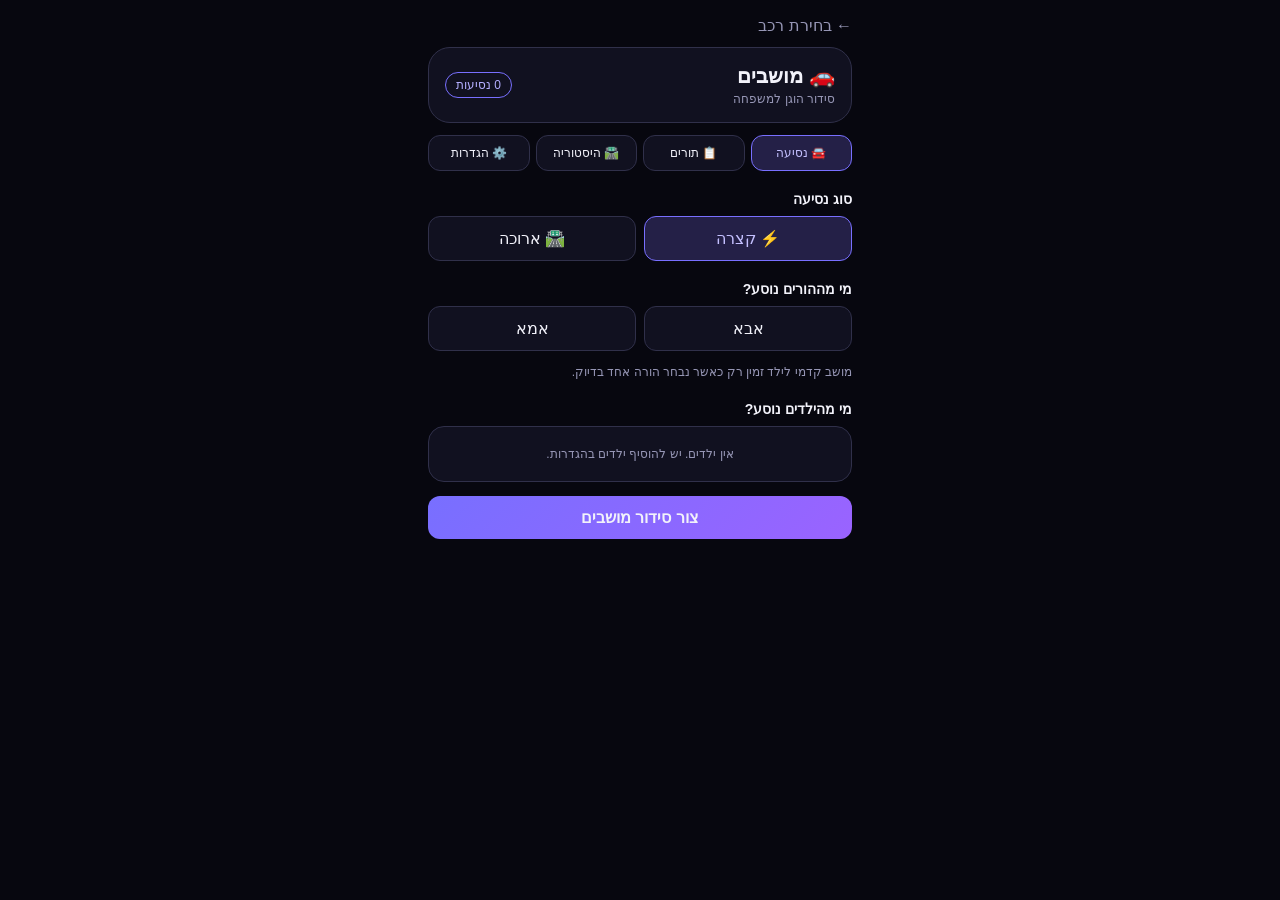
<file: index.html>
<!DOCTYPE html>
<html lang="he" dir="rtl">
  <head>
    <meta charset="UTF-8" />
    <meta
      name="viewport"
      content="width=device-width, initial-scale=1.0, viewport-fit=cover"
    />
    <meta name="theme-color" content="#07070f" />
    <meta name="apple-mobile-web-app-capable" content="yes" />
    <meta
      name="apple-mobile-web-app-status-bar-style"
      content="black-translucent"
    />
    <meta name="apple-mobile-web-app-title" content="מושבים" />
    <meta
      name="description"
      content="ניהול הוגן של מושבי ילדים ברכב"
    />

    <script src="local-dev.js"></script>
    <script src="theme.js"></script>
    <link rel="manifest" href="manifest.json" />
    <link rel="apple-touch-icon" href="icons/icon-192.png" />
    <link rel="stylesheet" href="styles.css" />

    <title>מושבים ברכב</title>
  </head>

  <body>
    <main class="app">
      <a class="top-link" href="home.html?choose=1">← בחירת רכב</a>

      <header class="header">
        <div>
          <h1>🚗 מושבים</h1>
          <p>סידור הוגן למשפחה</p>
        </div>

        <span id="tripCounter" class="badge">0 נסיעות</span>
      </header>

      <nav class="nav" aria-label="ניווט ראשי">
        <button class="nav-btn active" data-tab="trip">🚘 נסיעה</button>
        <button class="nav-btn" data-tab="queue">📋 תורים</button>
        <button class="nav-btn" data-tab="history">🛣️ היסטוריה</button>
        <button class="nav-btn" data-tab="settings">⚙️ הגדרות</button>
      </nav>

      <section id="tab-trip" class="tab">
        <div id="setupView">
          <div id="installBanner"></div>

          <h2>סוג נסיעה</h2>
          <div class="grid two">
            <button
              id="shortBtn"
              class="choice selected"
              data-trip-type="short"
            >
              ⚡ קצרה
            </button>

            <button
              id="longBtn"
              class="choice"
              data-trip-type="long"
            >
              🛣️ ארוכה
            </button>
          </div>

          <h2>מי מההורים נוסע?</h2>
          <div id="parentsGrid" class="grid two"></div>
          <p class="hint">
            מושב קדמי לילד זמין רק כאשר נבחר הורה אחד בדיוק.
          </p>

          <h2>מי מהילדים נוסע?</h2>
          <div id="childrenList" class="card"></div>

          <button id="generateBtn" class="primary">
            צור סידור מושבים
          </button>
        </div>

        <div id="assignmentView" hidden>
          <div id="assignmentMessage" class="success"></div>

          <div class="car">
            <div class="car-row">
              <span>קדמי</span>
              <button class="seat driver" disabled>נהג</button>
              <button class="seat" data-seat="front">+</button>
            </div>

            <div class="car-row">
              <span>אמצע</span>
              <button class="seat" data-seat="mid1">+</button>
              <button class="seat" data-seat="mid2">+</button>
              <button class="seat" data-seat="mid3">+</button>
            </div>

            <div class="car-row">
              <span>אחורי</span>
              <button class="seat" data-seat="back1">+</button>
              <button class="seat" data-seat="back2">+</button>
            </div>
          </div>

          <div class="actions">
            <button id="editTripBtn" class="secondary">
              חזור לעריכה
            </button>
            <button id="saveTripBtn" class="primary">
              שמור נסיעה
            </button>
          </div>
        </div>
      </section>

      <section id="tab-queue" class="tab" hidden>
        <h2>תור לכיסא הקדמי</h2>
        <div class="grid two">
          <div>
            <h3>קצרות</h3>
            <div id="q-front-short" class="card"></div>
          </div>

          <div>
            <h3>ארוכות</h3>
            <div id="q-front-long" class="card"></div>
          </div>
        </div>

        <h2>תור לשורה האחורית</h2>
        <div class="grid two">
          <div>
            <h3>קצרות</h3>
            <div id="q-back-short" class="card"></div>
          </div>

          <div>
            <h3>ארוכות</h3>
            <div id="q-back-long" class="card"></div>
          </div>
        </div>
      </section>

      <section id="tab-history" class="tab" hidden>
        <div id="stats" class="stats"></div>

        <h2>נסיעות אחרונות</h2>
        <div id="historyList" class="card"></div>
      </section>

      <section id="tab-settings" class="tab" hidden>
        <h2>תצוגה</h2>
        <div id="themeSettings" class="card form-card"></div>

        <h2>שמות הורים</h2>
        <div class="card form-card">
          <label>
            הורה 1
            <input id="parent0" maxlength="40" />
          </label>

          <label>
            הורה 2
            <input id="parent1" maxlength="40" />
          </label>
        </div>

        <h2>ילדים</h2>
        <div id="childrenSettings" class="card"></div>

        <div class="card form-card">
          <label>
            שם ילד/ה
            <input id="newChildName" maxlength="40" />
          </label>

          <label>
            מגדר
            <select id="newChildGender">
              <option value="m">👦 בן</option>
              <option value="f">👧 בת</option>
            </select>
          </label>

          <button id="addChildBtn" class="primary">
            הוסף ילד/ה
          </button>
        </div>

        <h2>גיבוי ותחזוקה</h2>
        <div class="card form-card">
          <button id="exportBtn" class="secondary">
            ייצוא גיבוי
          </button>

          <label class="file-label">
            ייבוא גיבוי
            <input
              id="importInput"
              type="file"
              accept="application/json"
            />
          </label>

          <button id="clearHistoryBtn" class="danger">
            נקה היסטוריה
          </button>
        </div>

        <p class="privacy">
          הנתונים נשמרים במכשיר בלבד. מומלץ לייצא גיבוי מדי פעם.
        </p>
      </section>
    </main>

    <dialog id="assignDialog">
      <form method="dialog">
        <h2 id="assignTitle">בחר ילד/ה</h2>
        <div id="assignOptions"></div>

        <button id="clearSeatBtn" type="button" class="danger">
          הסר מהמושב
        </button>
        <button class="secondary">ביטול</button>
      </form>
    </dialog>

    <dialog id="fixedDialog">
      <form method="dialog">
        <h2 id="fixedTitle">מושב קבוע</h2>
        <div id="fixedOptions" class="grid two"></div>

        <button id="removeFixedBtn" type="button" class="danger">
          הסר מושב קבוע
        </button>
        <button class="secondary">ביטול</button>
      </form>
    </dialog>

    <script src="supabase-config.js" defer></script>
    <script src="install-analytics.js" defer></script>
    <script src="vehicle-router.js" defer></script>
    <script src="app.js" defer></script>
  </body>
</html>
</file>
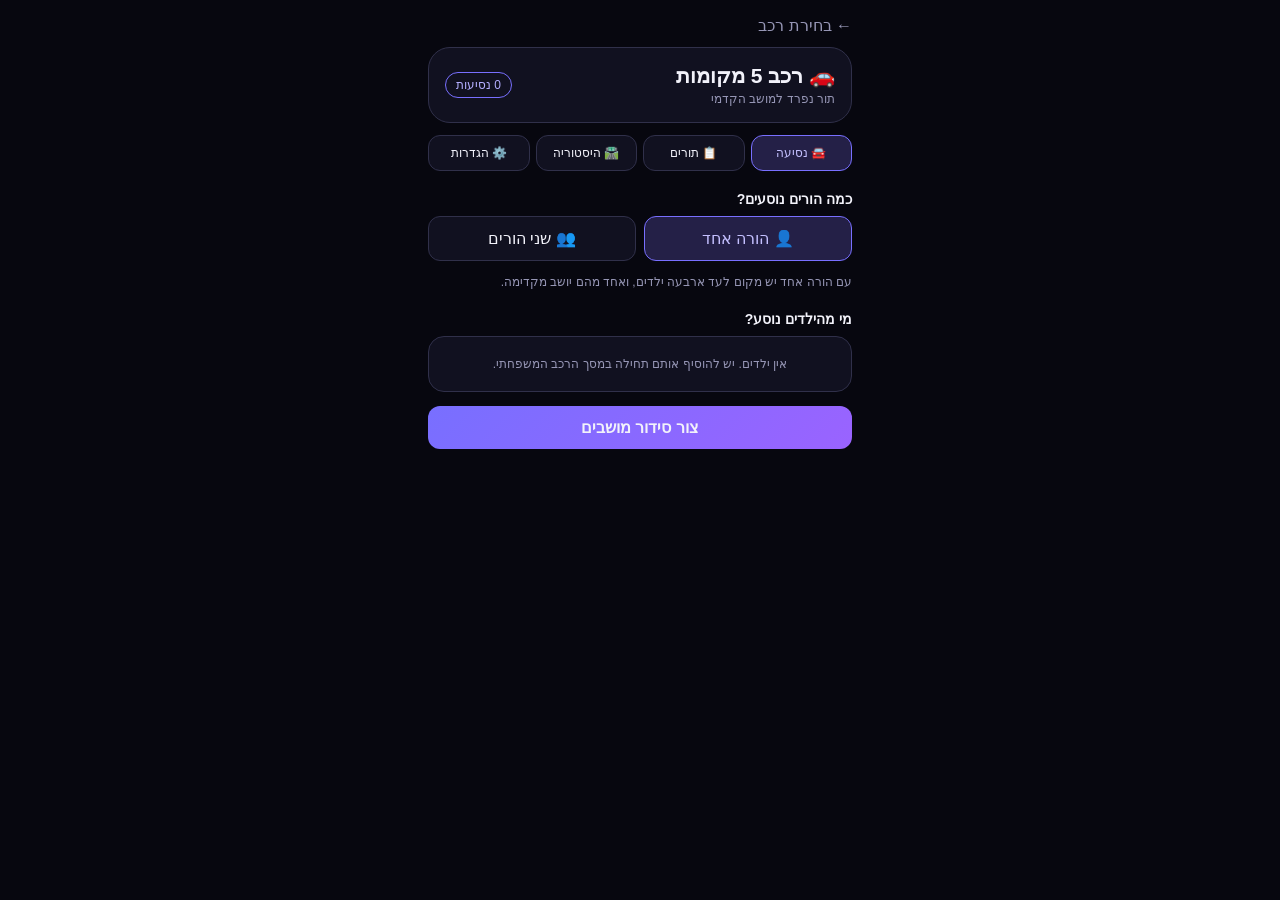
<file: five-seat.html>
<!DOCTYPE html>
<html lang="he" dir="rtl">
  <head>
    <meta charset="UTF-8" />
    <meta name="viewport" content="width=device-width, initial-scale=1.0, viewport-fit=cover" />
    <meta name="theme-color" content="#07070f" />
    <script src="local-dev.js"></script>
    <script src="theme.js"></script>
    <link rel="manifest" href="manifest.json" />
    <link rel="apple-touch-icon" href="icons/icon-192.png" />
    <link rel="stylesheet" href="styles.css" />
    <title>רכב 5 מקומות</title>
  </head>

  <body>
    <main class="app">
      <a class="top-link" href="home.html?choose=1">← בחירת רכב</a>

      <header class="header">
        <div>
          <h1>🚗 רכב 5 מקומות</h1>
          <p>תור נפרד למושב הקדמי</p>
        </div>

        <span id="smallTripCounter" class="badge">0 נסיעות</span>
      </header>

      <nav class="nav" aria-label="ניווט רכב 5 מקומות">
        <button class="nav-btn active" data-small-tab="trip">🚘 נסיעה</button>
        <button class="nav-btn" data-small-tab="queue">📋 תורים</button>
        <button class="nav-btn" data-small-tab="history">🛣️ היסטוריה</button>
        <button class="nav-btn" data-small-tab="settings">⚙️ הגדרות</button>
      </nav>

      <section id="small-tab-trip" class="tab">
        <div id="installBanner"></div>
        <h2>כמה הורים נוסעים?</h2>
        <div class="grid two">
          <button id="oneParentBtn" class="choice selected" type="button">👤 הורה אחד</button>
          <button id="twoParentsBtn" class="choice" type="button">👥 שני הורים</button>
        </div>
        <p id="smallCapacityHint" class="hint">עם הורה אחד יש מקום לעד ארבעה ילדים, ואחד מהם יושב מקדימה.</p>
        <h2>מי מהילדים נוסע?</h2>
        <div id="smallChildrenList" class="card"></div>
        <button id="smallGenerateBtn" class="primary">צור סידור מושבים</button>
        <div id="smallResult" hidden>
          <div id="smallMessage" class="success"></div>
          <div class="car">
            <div class="car-row">
              <span>קדמי</span>
              <button class="seat driver" disabled>נהג</button>
              <button id="smallFrontSeat" class="seat occupied" disabled></button>
            </div>
            <div class="car-row">
              <span>אחורי</span>
              <button id="smallBack1" class="seat" disabled></button>
              <button id="smallBack2" class="seat" disabled></button>
              <button id="smallBack3" class="seat" disabled></button>
            </div>
          </div>
          <div class="actions">
            <button id="smallEditBtn" class="secondary">חזור לעריכה</button>
            <button id="smallSaveBtn" class="primary">שמור נסיעה</button>
          </div>
        </div>
      </section>
      <section id="small-tab-queue" class="tab" hidden>
        <h2>התור למושב הקדמי</h2>
        <div id="smallQueue" class="card"></div>
      </section>
      <section id="small-tab-history" class="tab" hidden>
        <h2>נסיעות אחרונות</h2>
        <div id="smallHistory" class="card"></div>
      </section>
      <section id="small-tab-settings" class="tab" hidden>
        <h2>תצוגה</h2>
        <div id="themeSettings" class="card form-card"></div>
        <h2>מקומות קבועים ברכב 5 מקומות</h2>
        <div id="smallFixedSeats" class="card"></div>
      </section>
    </main>

    <dialog id="smallFixedDialog">
      <form method="dialog">
        <h2 id="smallFixedTitle">מושב קבוע</h2>
        <div id="smallFixedOptions" class="grid two"></div>
        <button id="smallRemoveFixedBtn" type="button" class="danger">הסר מושב קבוע</button>
        <button class="secondary">ביטול</button>
      </form>
    </dialog>

    <script src="supabase-config.js" defer></script>
    <script src="install-analytics.js" defer></script>
    <script src="vehicle-router.js" defer></script>
    <script src="pwa-install.js" defer></script>
    <script src="five-seat.js" defer></script>
  </body>
</html>
</file>
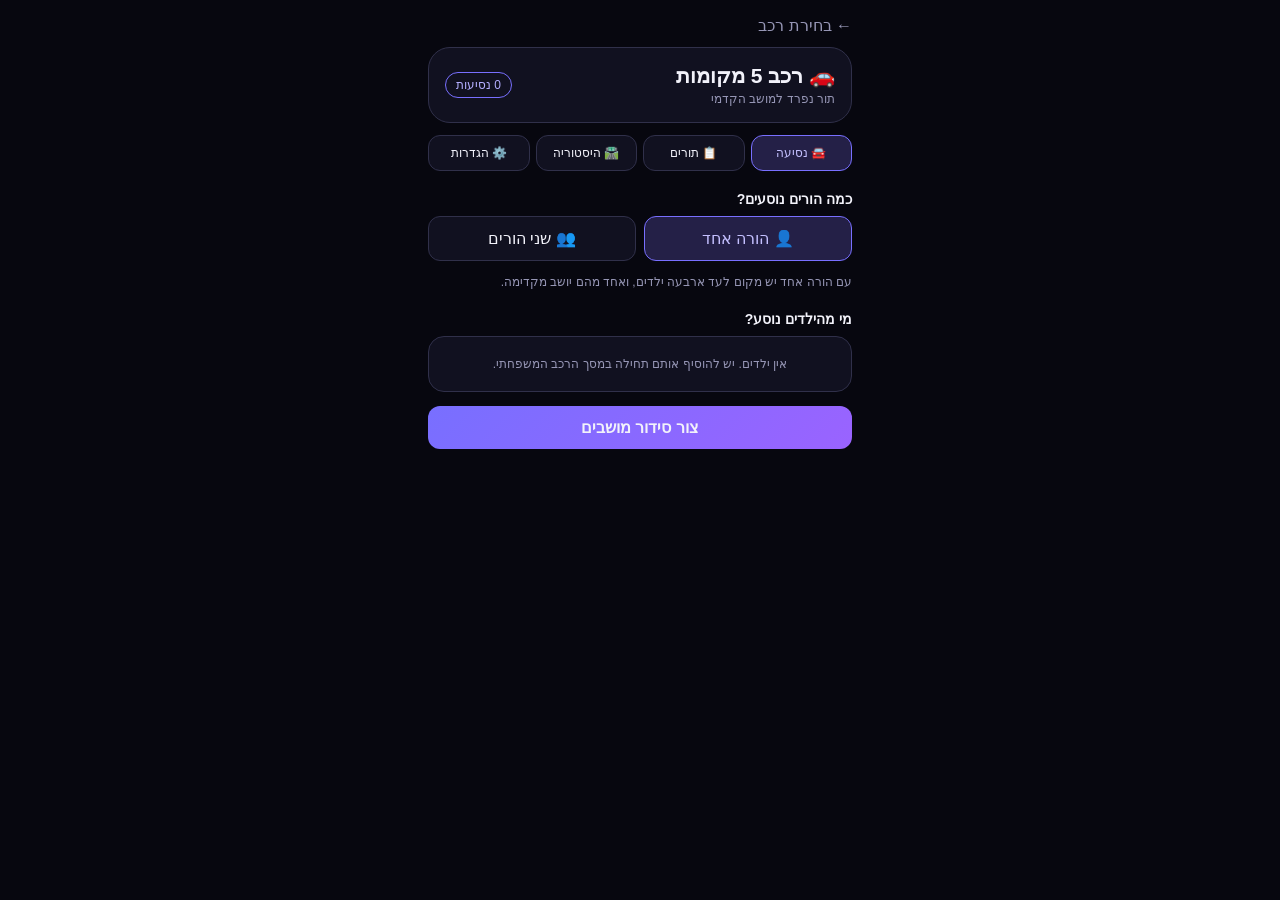
<file: home.html>
<!DOCTYPE html>
<html lang="he" dir="rtl">
  <head>
    <meta charset="UTF-8" />
    <meta name="viewport" content="width=device-width, initial-scale=1.0, viewport-fit=cover" />
    <meta name="theme-color" content="#07070f" />
    <script src="local-dev.js"></script>
    <script src="theme.js"></script>
    <link rel="manifest" href="manifest.json" />
    <link rel="apple-touch-icon" href="icons/icon-192.png" />
    <link rel="stylesheet" href="styles.css" />
    <title>בחירת רכב</title>
    <style>
      .vehicle-home {
        min-height: 100vh;
        display: grid;
        place-items: center;
        padding: 24px;
      }

      .vehicle-panel {
        width: min(100%, 460px);
      }

      .vehicle-title {
        margin-bottom: 18px;
        text-align: center;
      }

      .vehicle-title img {
        width: 92px;
        height: 92px;
        margin-bottom: 12px;
      }

      .vehicle-grid {
        display: grid;
        gap: 12px;
      }

      .vehicle-card {
        display: block;
        padding: 20px;
        color: var(--text);
        text-decoration: none;
        background: var(--panel);
        border: 1px solid var(--border);
        border-radius: 20px;
      }

      .vehicle-card strong {
        display: block;
        margin-bottom: 6px;
        font-size: 18px;
      }

      .vehicle-card span {
        color: var(--muted);
        font-size: 13px;
        line-height: 1.5;
      }
    </style>
  </head>

  <body>
    <main class="vehicle-home">
      <section class="vehicle-panel">
        <div class="vehicle-title">
          <img src="icons/car-seats-icon.svg" alt="" />
          <h1>איזה רכב נוסע היום?</h1>
          <p class="hint">לכל רכב נשמרת תורנות נפרדת.</p>
        </div>

        <div id="installBanner"></div>

        <div class="vehicle-grid">
          <a class="vehicle-card" href="index.html">
            <strong>🚙 רכב משפחתי — 7 מקומות</strong>
            <span>מושב קדמי, שלושה באמצע ושניים מאחור.</span>
          </a>

          <a class="vehicle-card" href="five-seat.html">
            <strong>🚗 רכב רגיל — 5 מקומות</strong>
            <span>נהג, ילד בתור במושב הקדמי ושלושה ילדים מאחור.</span>
          </a>
        </div>
      </section>
    </main>

    <script src="supabase-config.js" defer></script>
    <script src="install-analytics.js" defer></script>
    <script src="vehicle-router.js" defer></script>
    <script src="pwa-install.js" defer></script>
  </body>
</html>
</file>
<file: styles.css>
:root,
:root[data-theme='dark'] {
  --bg: #07070f;
  --panel: #111120;
  --panel-2: #18182c;
  --text: #f2f2fa;
  --muted: #9696b5;
  --border: #30304a;
  --row-border: #24243b;
  --accent: #786fff;
  --accent-strong: #9a63ff;
  --selected-bg: #242047;
  --selected-text: #c4c0ff;
  --badge-text: #b4afff;
  --teal: #00cfa6;
  --danger: #ff6b8a;
  --danger-bg: #291521;
  --danger-border: #5c2639;
  --success-text: #70f1d5;
  --success-bg: #0b2d28;
  --success-border: #186b5b;
  --input-bg: #0c0c17;
  --backdrop: #000b;
  --radius: 16px;
}

:root[data-theme='light'] {
  --bg: #f5f6fb;
  --panel: #ffffff;
  --panel-2: #f0f2fb;
  --text: #171725;
  --muted: #656981;
  --border: #d9ddeb;
  --row-border: #eceef7;
  --accent: #5f55f6;
  --accent-strong: #8b55f6;
  --selected-bg: #ebe9ff;
  --selected-text: #3e35d6;
  --badge-text: #4e46d9;
  --teal: #008f7a;
  --danger: #d9365f;
  --danger-bg: #fff0f4;
  --danger-border: #f4b8c7;
  --success-text: #007862;
  --success-bg: #e8fff8;
  --success-border: #9be8d8;
  --input-bg: #ffffff;
  --backdrop: #0005;
  --radius: 16px;
}

* {
  box-sizing: border-box;
}

body {
  margin: 0;
  min-height: 100vh;
  background: var(--bg);
  color: var(--text);
  font-family: Arial, sans-serif;
}

button,
input,
select {
  font: inherit;
}

button {
  cursor: pointer;
}

.app {
  width: min(100%, 460px);
  margin: auto;
  padding: 16px 18px 32px;
}

.top-link {
  display: inline-block;
  margin-bottom: 12px;
  color: var(--muted);
  text-decoration: none;
}

/* Header */
.header {
  display: flex;
  justify-content: space-between;
  align-items: center;
  padding: 16px;
  background: var(--panel);
  border: 1px solid var(--border);
  border-radius: 22px;
}

.header h1 {
  margin: 0;
  font-size: 21px;
}

.header p {
  margin: 4px 0 0;
  color: var(--muted);
  font-size: 12px;
}

.badge {
  padding: 5px 10px;
  color: var(--badge-text);
  border: 1px solid var(--accent);
  border-radius: 999px;
  font-size: 12px;
}

/* Navigation */
.nav {
  display: grid;
  grid-template-columns: repeat(4, 1fr);
  gap: 6px;
  margin: 12px 0 20px;
}

.nav-btn,
.choice,
.secondary,
.danger,
.primary,
.file-label {
  padding: 12px 10px;
  color: var(--text);
  background: var(--panel);
  border: 1px solid var(--border);
  border-radius: 12px;
}

.nav-btn {
  padding: 10px 3px;
  font-size: 12px;
}

.nav-btn.active,
.choice.selected {
  color: var(--selected-text);
  background: var(--selected-bg);
  border-color: var(--accent);
}

/* Shared layout */
h2 {
  margin: 20px 0 9px;
  color: var(--text);
  font-size: 14px;
}

h3 {
  color: var(--muted);
  font-size: 12px;
  text-align: center;
}

.grid {
  display: grid;
  gap: 8px;
}

.grid.two {
  grid-template-columns: repeat(2, 1fr);
}

.card {
  overflow: hidden;
  background: var(--panel);
  border: 1px solid var(--border);
  border-radius: var(--radius);
}

.row {
  display: flex;
  gap: 10px;
  align-items: center;
  padding: 12px 14px;
  border-bottom: 1px solid var(--row-border);
}

.row:last-child {
  border-bottom: 0;
}

.row button.row-main {
  display: flex;
  flex: 1;
  gap: 10px;
  align-items: center;
  padding: 0;
  color: var(--text);
  text-align: right;
  background: none;
  border: 0;
}

.avatar {
  display: grid;
  width: 36px;
  height: 36px;
  place-items: center;
  background: var(--selected-bg);
  border-radius: 10px;
}

.check {
  margin-inline-start: auto;
  color: var(--muted);
}

.check.on {
  color: var(--teal);
  font-weight: bold;
}

/* Buttons and messages */
.primary {
  width: 100%;
  margin-top: 14px;
  font-weight: bold;
  background: linear-gradient(135deg, var(--accent), var(--accent-strong));
  border: 0;
}

.secondary,
.danger {
  width: 100%;
}

.danger {
  color: var(--danger);
  background: var(--danger-bg);
  border-color: var(--danger-border);
}

.hint,
.privacy,
.empty {
  color: var(--muted);
  font-size: 12px;
  line-height: 1.5;
}

.empty {
  padding: 18px;
  text-align: center;
}

.success {
  padding: 12px;
  margin-bottom: 12px;
  color: var(--success-text);
  background: var(--success-bg);
  border: 1px solid var(--success-border);
  border-radius: 12px;
}

/* Car diagram */
.car {
  padding: 16px;
  background: var(--panel);
  border: 1px solid var(--border);
  border-radius: 22px;
}

.car-row {
  display: grid;
  grid-template-columns: 50px repeat(3, 1fr);
  gap: 8px;
  align-items: center;
  margin-bottom: 9px;
}

.car-row:first-child,
.car-row:last-child {
  grid-template-columns: 50px repeat(2, 1fr);
}

.car-row:last-child {
  margin-bottom: 0;
}

.car-row > span {
  color: var(--muted);
  font-size: 11px;
}

.seat {
  min-height: 68px;
  padding: 6px;
  color: var(--muted);
  background: var(--panel-2);
  border: 1px dashed var(--border);
  border-radius: 12px;
}

.seat.occupied {
  color: var(--text);
  border-color: var(--accent);
  border-style: solid;
}

.seat.fixed {
  box-shadow: inset 0 0 0 1px var(--teal);
}

.driver {
  cursor: default;
  opacity: 0.65;
}

.actions,
.stats {
  display: grid;
  grid-template-columns: repeat(2, 1fr);
  gap: 8px;
}

.stat {
  padding: 14px;
  text-align: center;
  background: var(--panel);
  border: 1px solid var(--border);
  border-radius: 14px;
}

.stat strong {
  display: block;
  margin-top: 5px;
  font-size: 24px;
}

/* Forms and settings */
.form-card {
  padding: 14px;
}

label {
  display: block;
  margin-bottom: 10px;
  color: var(--muted);
  font-size: 12px;
}

input,
select {
  width: 100%;
  padding: 11px;
  margin-top: 5px;
  color: var(--text);
  background: var(--input-bg);
  border: 1px solid var(--border);
  border-radius: 10px;
}

.small-btn {
  padding: 8px;
  color: var(--text);
  background: var(--panel-2);
  border: 1px solid var(--border);
  border-radius: 9px;
}

.fixed-label {
  color: var(--teal);
  font-size: 11px;
}

.theme-options {
  display: grid;
  grid-template-columns: repeat(2, 1fr);
  gap: 8px;
}

.queue-rank {
  width: 24px;
  color: var(--muted);
  text-align: center;
}

.file-label {
  color: var(--text);
  text-align: center;
}

.file-label input {
  display: none;
}

/* Dialogs */
dialog {
  width: min(92%, 420px);
  padding: 0;
  color: var(--text);
  background: var(--panel);
  border: 1px solid var(--border);
  border-radius: 20px;
}

dialog::backdrop {
  background: var(--backdrop);
}

dialog form {
  padding: 18px;
}

dialog .row {
  padding-inline: 0;
}

@media (max-width: 360px) {
  .nav-btn {
    font-size: 10px;
  }

  .app {
    padding-inline: 10px;
  }
}
</file>
